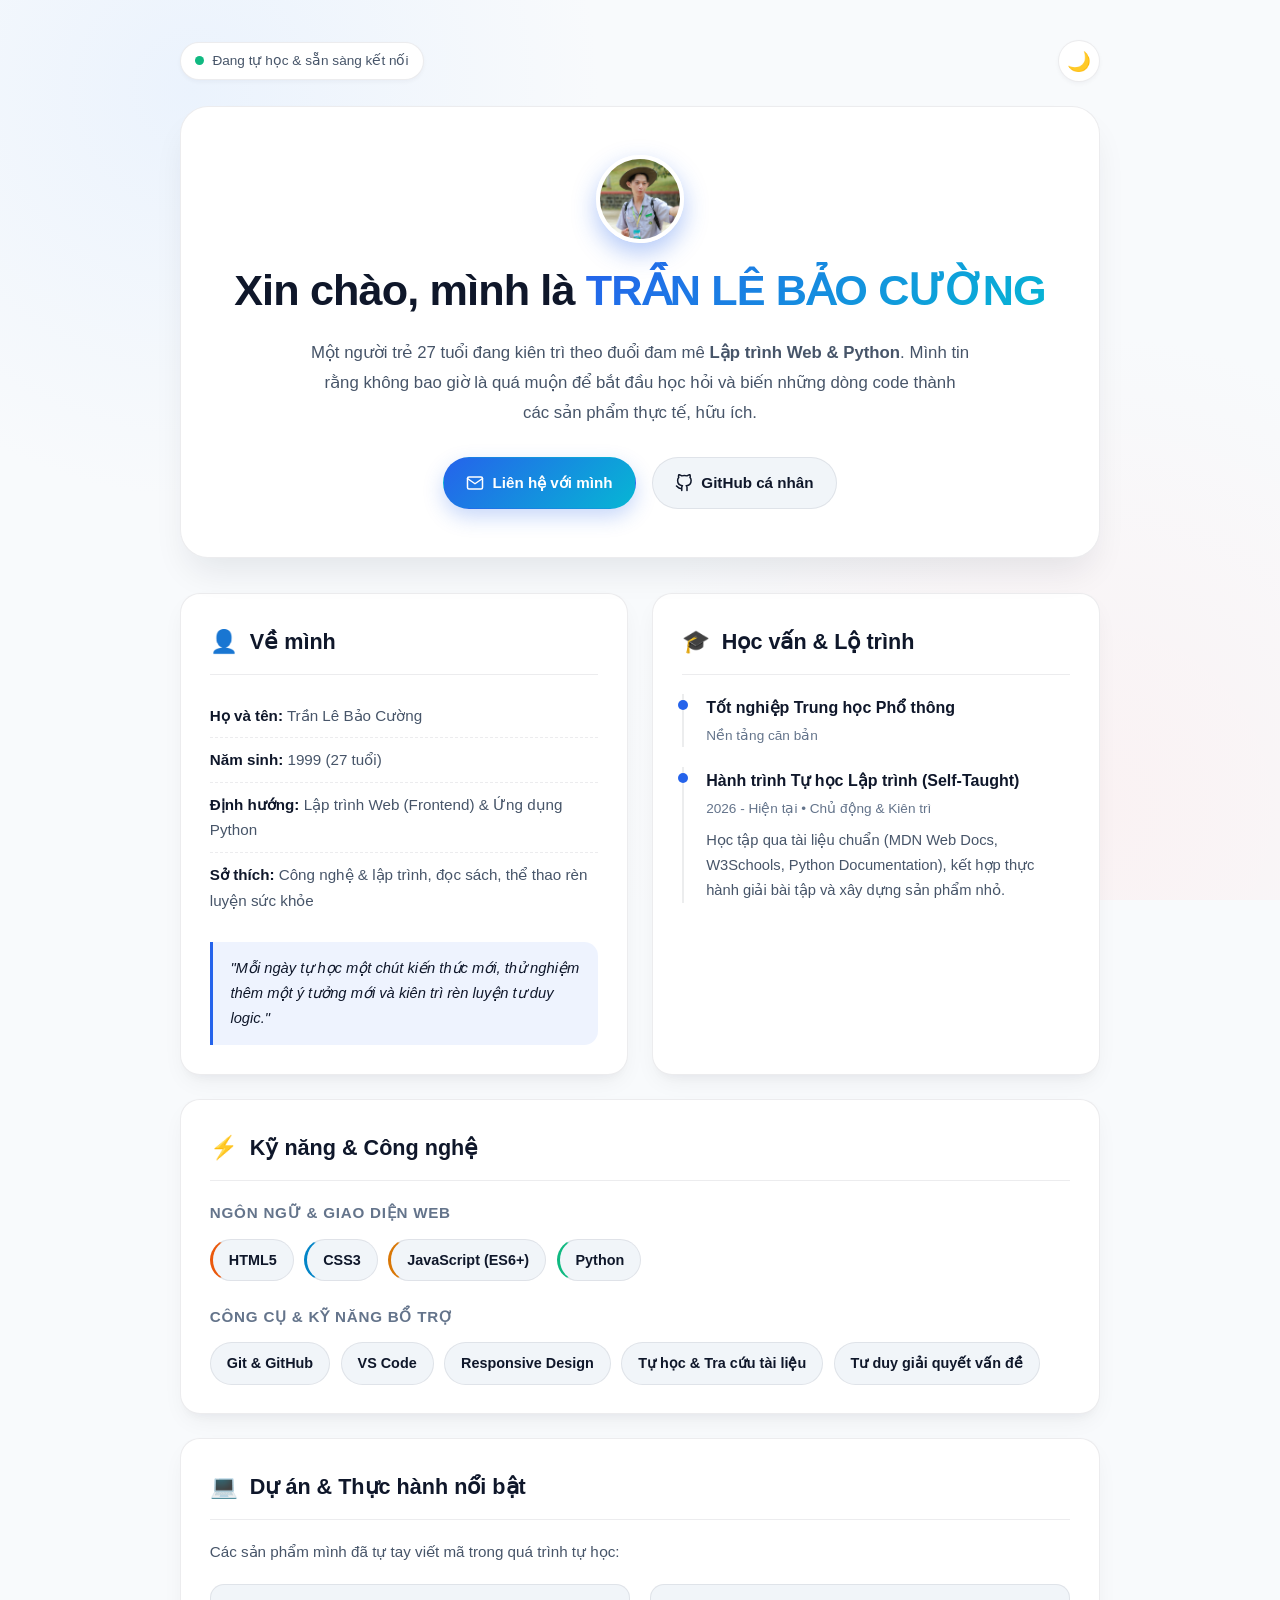
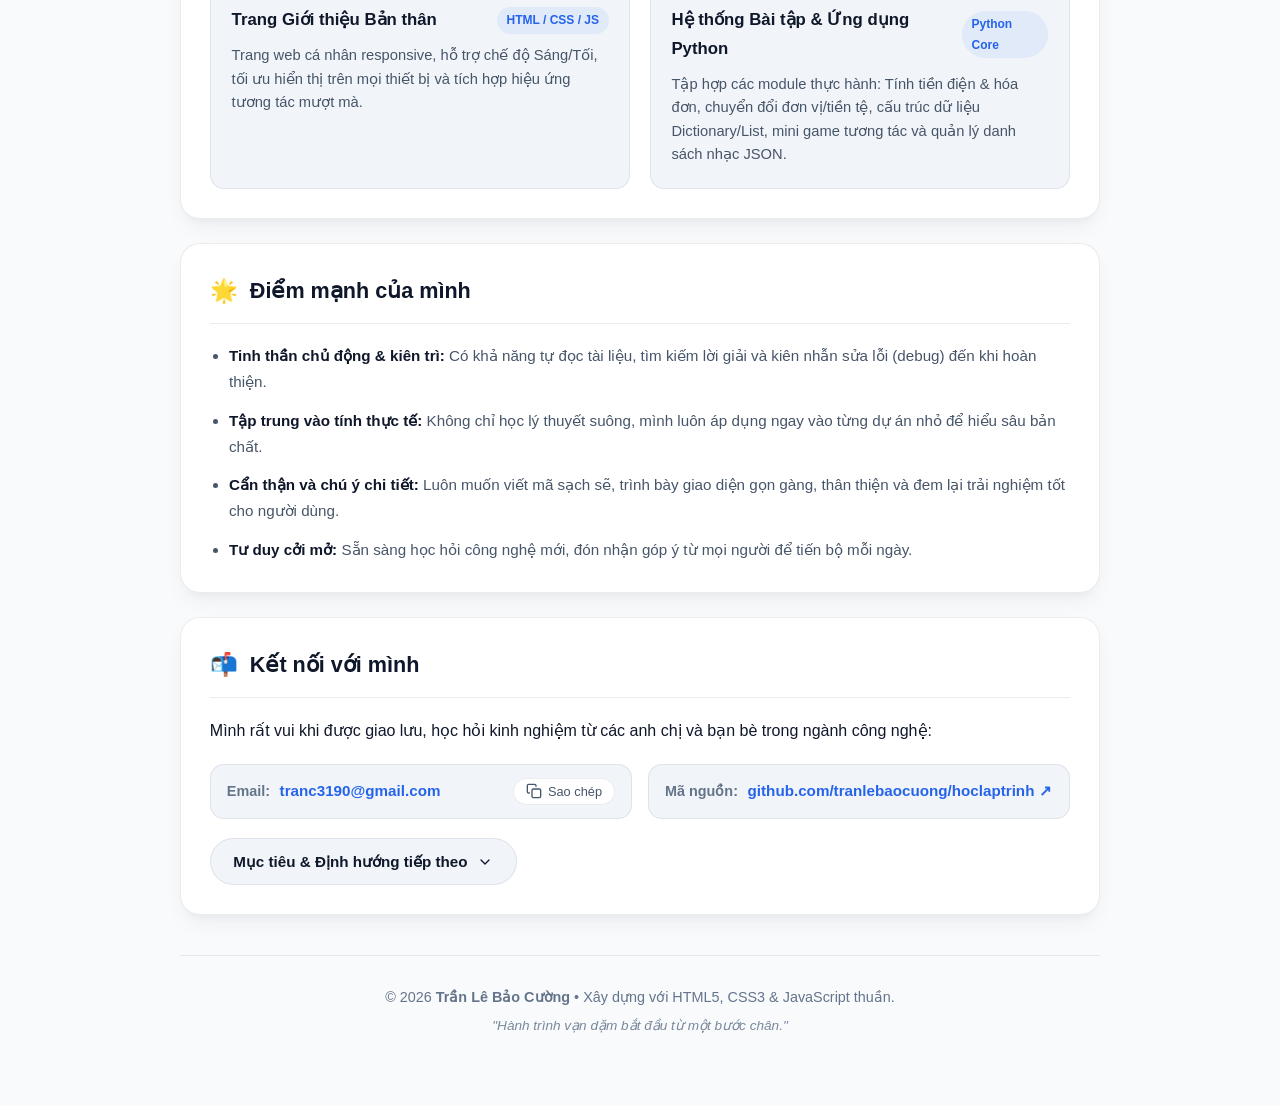
<file: tuhocHTMl/gioi-thieu.html>
<!DOCTYPE html>
<html lang="vi">
<head>
  <meta charset="UTF-8">
  <meta name="viewport" content="width=device-width, initial-scale=1.0">
  <title>Trần Lê Bảo Cường | Giới thiệu bản thân & Hành trình Tự học Lập trình</title>
  <meta name="description" content="Trang giới thiệu bản thân của Trần Lê Bảo Cường - Người tự học lập trình web & Python ở tuổi 27. Chia sẻ hành trình, kỹ năng và các dự án thực tế.">
  <link rel="stylesheet" href="gioi-thieu.css">
</head>
<body>
  <div class="page-wrapper">
    <!-- Nút đổi giao diện Sáng / Tối -->
    <div class="top-bar">
      <div class="badge-status">
        <span class="status-dot"></span>
        <span class="status-text">Đang tự học &amp; sẵn sàng kết nối</span>
      </div>
      <button class="theme-toggle" id="themeToggle" aria-label="Chuyển đổi giao diện sáng/tối" title="Chuyển chế độ Sáng / Tối">
        <span class="theme-icon" id="themeIcon">🌙</span>
      </button>
    </div>

    <!-- Header chính -->
    <header class="hero-header">
      <div class="avatar-container">
        <img src="avatar.jpg" alt="Trần Lê Bảo Cường" class="avatar-img">
      </div>
      <h1 id="greetingHeading">
        <span class="greeting-prefix">Xin chào,</span> mình là <span class="author-name">TRẦN LÊ BẢO CƯỜNG</span>
      </h1>
      <p class="hero-subtitle">
        Một người trẻ 27 tuổi đang kiên trì theo đuổi đam mê <strong>Lập trình Web &amp; Python</strong>. Mình tin rằng không bao giờ là quá muộn để bắt đầu học hỏi và biến những dòng code thành các sản phẩm thực tế, hữu ích.
      </p>
      
      <div class="header-actions">
        <a href="#contact" class="btn btn-primary">
          <svg width="18" height="18" viewBox="0 0 24 24" fill="none" stroke="currentColor" stroke-width="2" stroke-linecap="round" stroke-linejoin="round"><path d="M4 4h16c1.1 0 2 .9 2 2v12c0 1.1-.9 2-2 2H4c-1.1 0-2-.9-2-2V6c0-1.1.9-2 2-2z"></path><polyline points="22,6 12,13 2,6"></polyline></svg>
          Liên hệ với mình
        </a>
        <a href="https://github.com/tranlebaocuong/hoclaptrinh" target="_blank" rel="noopener noreferrer" class="btn btn-outline">
          <svg width="18" height="18" viewBox="0 0 24 24" fill="none" stroke="currentColor" stroke-width="2" stroke-linecap="round" stroke-linejoin="round"><path d="M9 19c-5 1.5-5-2.5-7-3m14 6v-3.87a3.37 3.37 0 0 0-.94-2.61c3.14-.35 6.44-1.54 6.44-7A5.44 5.44 0 0 0 20 4.77 5.07 5.07 0 0 0 19.91 1S18.73.65 16 2.48a13.38 13.38 0 0 0-7 0C6.27.65 5.09 1 5.09 1A5.07 5.07 0 0 0 5 4.77a5.44 5.44 0 0 0-1.5 3.78c0 5.42 3.3 6.61 6.44 7A3.37 3.37 0 0 0 9 18.13V22"></path></svg>
          GitHub cá nhân
        </a>
      </div>
    </header>

    <!-- Nội dung chính -->
    <main>
      <div class="intro-grid">
        <!-- Về mình -->
        <section class="card card-profile">
          <div class="card-header">
            <span class="card-icon">👤</span>
            <h2>Về mình</h2>
          </div>
          <ul class="info-list">
            <li><strong>Họ và tên:</strong> Trần Lê Bảo Cường</li>
            <li><strong>Năm sinh:</strong> 1999 (27 tuổi)</li>
            <li><strong>Định hướng:</strong> Lập trình Web (Frontend) &amp; Ứng dụng Python</li>
            <li><strong>Sở thích:</strong> Công nghệ &amp; lập trình, đọc sách, thể thao rèn luyện sức khỏe</li>
          </ul>
          <p class="profile-quote">
            "Mỗi ngày tự học một chút kiến thức mới, thử nghiệm thêm một ý tưởng mới và kiên trì rèn luyện tư duy logic."
          </p>
        </section>

        <!-- Học vấn & Lộ trình -->
        <section class="card card-education">
          <div class="card-header">
            <span class="card-icon">🎓</span>
            <h2>Học vấn &amp; Lộ trình</h2>
          </div>
          <div class="timeline-item">
            <h4>Tốt nghiệp Trung học Phổ thông</h4>
            <p class="timeline-meta">Nền tảng căn bản</p>
          </div>
          <div class="timeline-item">
            <h4>Hành trình Tự học Lập trình (Self-Taught)</h4>
            <p class="timeline-meta">2026 - Hiện tại • Chủ động &amp; Kiên trì</p>
            <p>Học tập qua tài liệu chuẩn (MDN Web Docs, W3Schools, Python Documentation), kết hợp thực hành giải bài tập và xây dựng sản phẩm nhỏ.</p>
          </div>
        </section>
      </div>

      <!-- Kỹ năng -->
      <section class="card skills-card">
        <div class="card-header">
          <span class="card-icon">⚡</span>
          <h2>Kỹ năng &amp; Công nghệ</h2>
        </div>
        
        <div class="skills-group">
          <h3 class="skills-category-title">Ngôn ngữ &amp; Giao diện Web</h3>
          <div class="skills">
            <span class="skill-item skill-html" title="Xây dựng cấu trúc web chuẩn Semantic">HTML5</span>
            <span class="skill-item skill-css" title="Tạo kiểu, bố cục Flexbox/Grid và Responsive">CSS3</span>
            <span class="skill-item skill-js" title="Xử lý tương tác giao diện và sự kiện DOM">JavaScript (ES6+)</span>
            <span class="skill-item skill-python" title="Xử lý dữ liệu, logic giải thuật và ứng dụng">Python</span>
          </div>
        </div>

        <div class="skills-group">
          <h3 class="skills-category-title">Công cụ &amp; Kỹ năng bổ trợ</h3>
          <div class="skills">
            <span class="skill-item">Git &amp; GitHub</span>
            <span class="skill-item">VS Code</span>
            <span class="skill-item">Responsive Design</span>
            <span class="skill-item">Tự học &amp; Tra cứu tài liệu</span>
            <span class="skill-item">Tư duy giải quyết vấn đề</span>
          </div>
        </div>
      </section>

      <!-- Các dự án & Bài tập thực hành tiêu biểu -->
      <section class="card projects-card">
        <div class="card-header">
          <span class="card-icon">💻</span>
          <h2>Dự án &amp; Thực hành nổi bật</h2>
        </div>
        <p class="section-desc">Các sản phẩm mình đã tự tay viết mã trong quá trình tự học:</p>
        
        <div class="projects-grid">
          <article class="project-box">
            <div class="project-title-row">
              <h3>Trang Giới thiệu Bản thân</h3>
              <span class="project-tag">HTML / CSS / JS</span>
            </div>
            <p>Trang web cá nhân responsive, hỗ trợ chế độ Sáng/Tối, tối ưu hiển thị trên mọi thiết bị và tích hợp hiệu ứng tương tác mượt mà.</p>
          </article>

          <article class="project-box">
            <div class="project-title-row">
              <h3>Hệ thống Bài tập &amp; Ứng dụng Python</h3>
              <span class="project-tag">Python Core</span>
            </div>
            <p>Tập hợp các module thực hành: Tính tiền điện &amp; hóa đơn, chuyển đổi đơn vị/tiền tệ, cấu trúc dữ liệu Dictionary/List, mini game tương tác và quản lý danh sách nhạc JSON.</p>
          </article>
        </div>
      </section>

      <!-- Điểm mạnh -->
      <section class="card strengths-card">
        <div class="card-header">
          <span class="card-icon">🌟</span>
          <h2>Điểm mạnh của mình</h2>
        </div>
        <ul class="strengths-list">
          <li>
            <strong>Tinh thần chủ động &amp; kiên trì:</strong> Có khả năng tự đọc tài liệu, tìm kiếm lời giải và kiên nhẫn sửa lỗi (debug) đến khi hoàn thiện.
          </li>
          <li>
            <strong>Tập trung vào tính thực tế:</strong> Không chỉ học lý thuyết suông, mình luôn áp dụng ngay vào từng dự án nhỏ để hiểu sâu bản chất.
          </li>
          <li>
            <strong>Cẩn thận và chú ý chi tiết:</strong> Luôn muốn viết mã sạch sẽ, trình bày giao diện gọn gàng, thân thiện và đem lại trải nghiệm tốt cho người dùng.
          </li>
          <li>
            <strong>Tư duy cởi mở:</strong> Sẵn sàng học hỏi công nghệ mới, đón nhận góp ý từ mọi người để tiến bộ mỗi ngày.
          </li>
        </ul>
      </section>

      <!-- Liên hệ -->
      <section class="card contact-card" id="contact">
        <div class="card-header">
          <span class="card-icon">📬</span>
          <h2>Kết nối với mình</h2>
        </div>
        <p>Mình rất vui khi được giao lưu, học hỏi kinh nghiệm từ các anh chị và bạn bè trong ngành công nghệ:</p>
        
        <div class="contact-methods">
          <div class="contact-item">
            <span class="contact-label">Email:</span>
            <a href="mailto:tranc3190@gmail.com" class="contact-value" id="emailText">tranc3190@gmail.com</a>
            <button class="copy-btn" id="copyEmailBtn" title="Sao chép địa chỉ email">
              <svg width="16" height="16" viewBox="0 0 24 24" fill="none" stroke="currentColor" stroke-width="2" stroke-linecap="round" stroke-linejoin="round"><rect x="9" y="9" width="13" height="13" rx="2" ry="2"></rect><path d="M5 15H4a2 2 0 0 1-2-2V4a2 2 0 0 1 2-2h9a2 2 0 0 1 2 2v1"></path></svg>
              <span>Sao chép</span>
            </button>
          </div>
          <div class="contact-item">
            <span class="contact-label">Mã nguồn:</span>
            <a href="https://github.com/tranlebaocuong/hoclaptrinh" target="_blank" rel="noopener noreferrer" class="contact-link">
              github.com/tranlebaocuong/hoclaptrinh ↗
            </a>
          </div>
        </div>

        <div class="contact-actions">
          <button class="action-button" id="toggleInfoBtn" aria-expanded="false">
            <span>Mục tiêu &amp; Định hướng tiếp theo</span>
            <svg class="chevron-icon" width="16" height="16" viewBox="0 0 24 24" fill="none" stroke="currentColor" stroke-width="2" stroke-linecap="round" stroke-linejoin="round"><polyline points="6 9 12 15 18 9"></polyline></svg>
          </button>
        </div>

        <div class="info-box" id="extraInfo" aria-hidden="true">
          <div class="info-content-block">
            <h4>🎯 Mục tiêu ngắn hạn:</h4>
            <p>Nắm vững JavaScript chuyên sâu, thành thạo xây dựng các giao diện web tương tác mượt mà và làm quen với một Framework hiện đại.</p>
          </div>
          <div class="info-content-block">
            <h4>🚀 Mục tiêu dài hạn:</h4>
            <p>Trở thành một lập trình viên có năng lực thực chiến vững vàng, có thể tự tay phát triển các sản phẩm web hoàn chỉnh từ giao diện đến xử lý dữ liệu backend.</p>
          </div>
          <div class="info-content-block">
            <h4>💡 Triết lý làm việc:</h4>
            <p>"Thành công là kết quả của sự chuẩn bị, làm việc chăm chỉ và không ngừng rút kinh nghiệm từ những lỗi sai."</p>
          </div>
        </div>
      </section>
    </main>

    <!-- Footer -->
    <footer>
      <p>© 2026 <strong>Trần Lê Bảo Cường</strong> • Xây dựng với HTML5, CSS3 &amp; JavaScript thuần.</p>
      <p class="footer-note">"Hành trình vạn dặm bắt đầu từ một bước chân."</p>
    </footer>
  </div>

  <!-- Thông báo Toast khi sao chép email -->
  <div class="toast" id="toast" role="alert" aria-live="polite">Đã sao chép email vào bộ nhớ tạm!</div>

  <script src="gioi-thieu.js"></script>
</body>
</html>
</file>
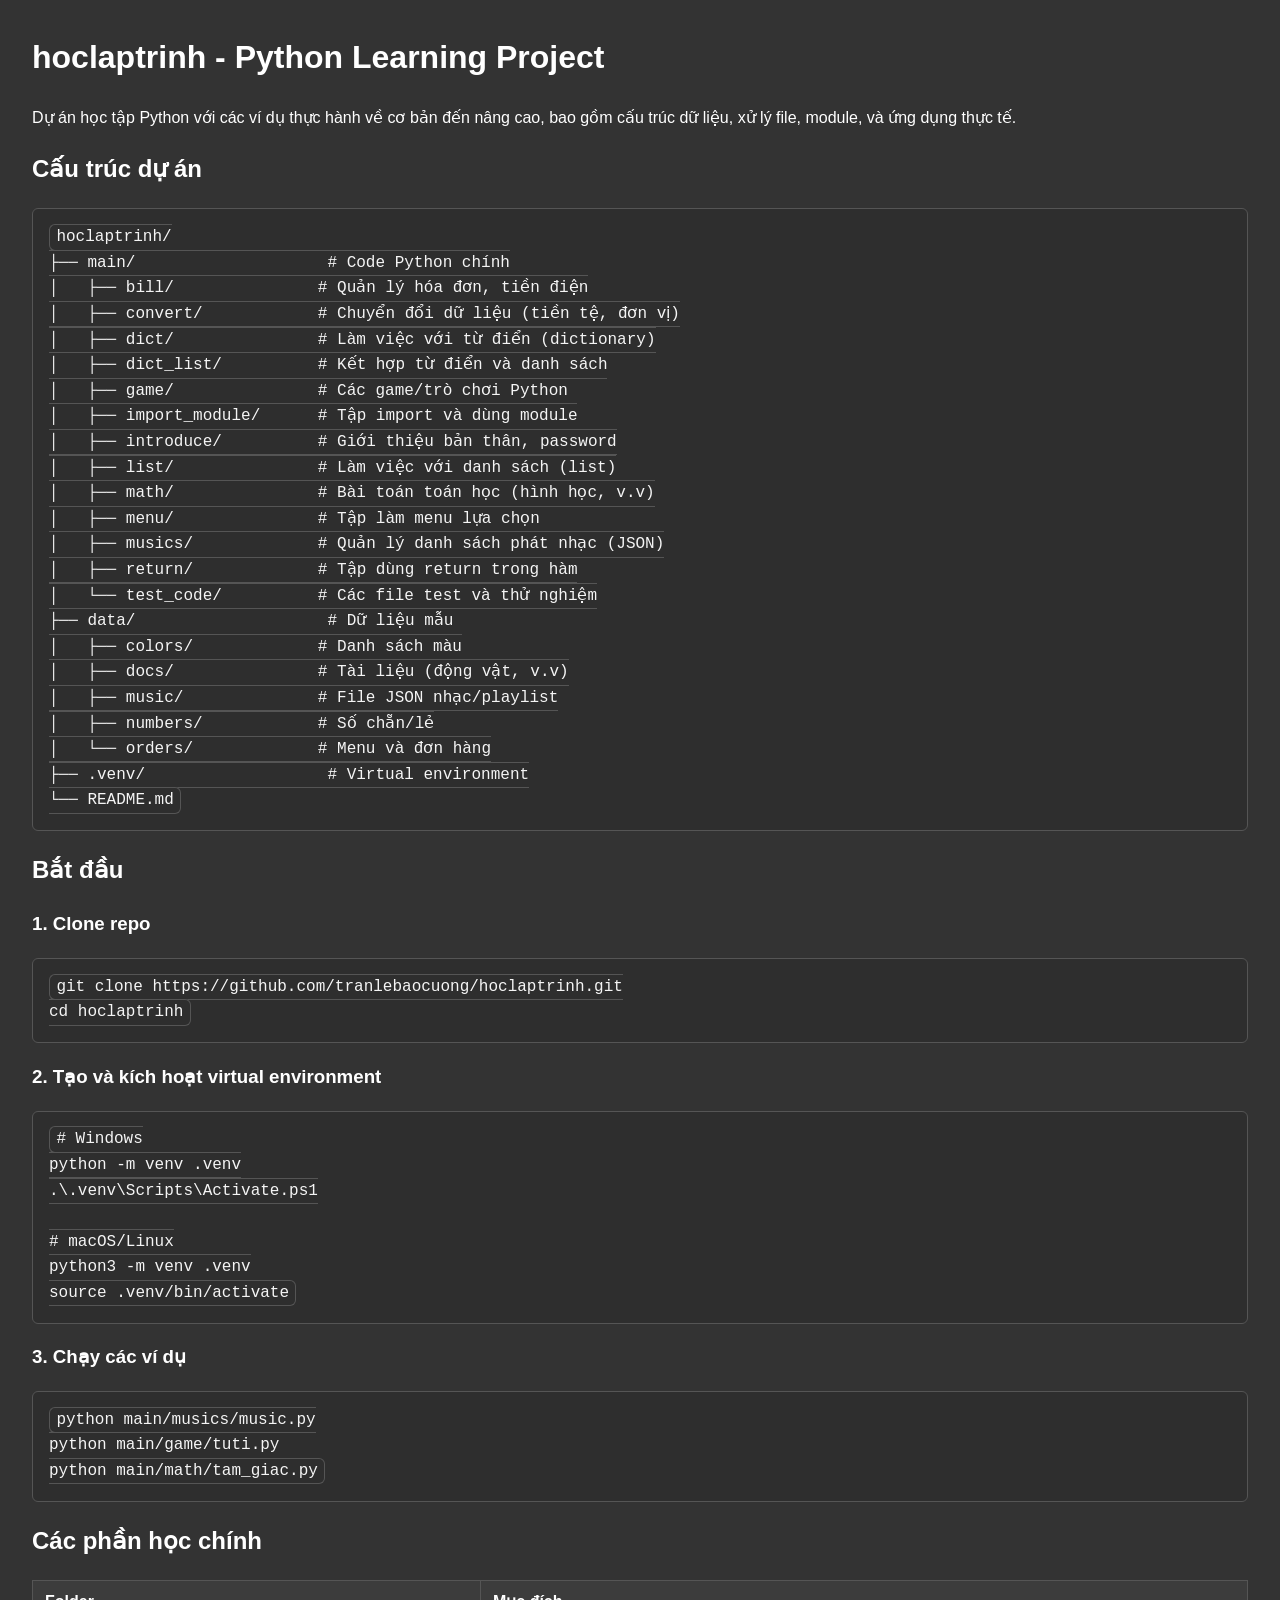
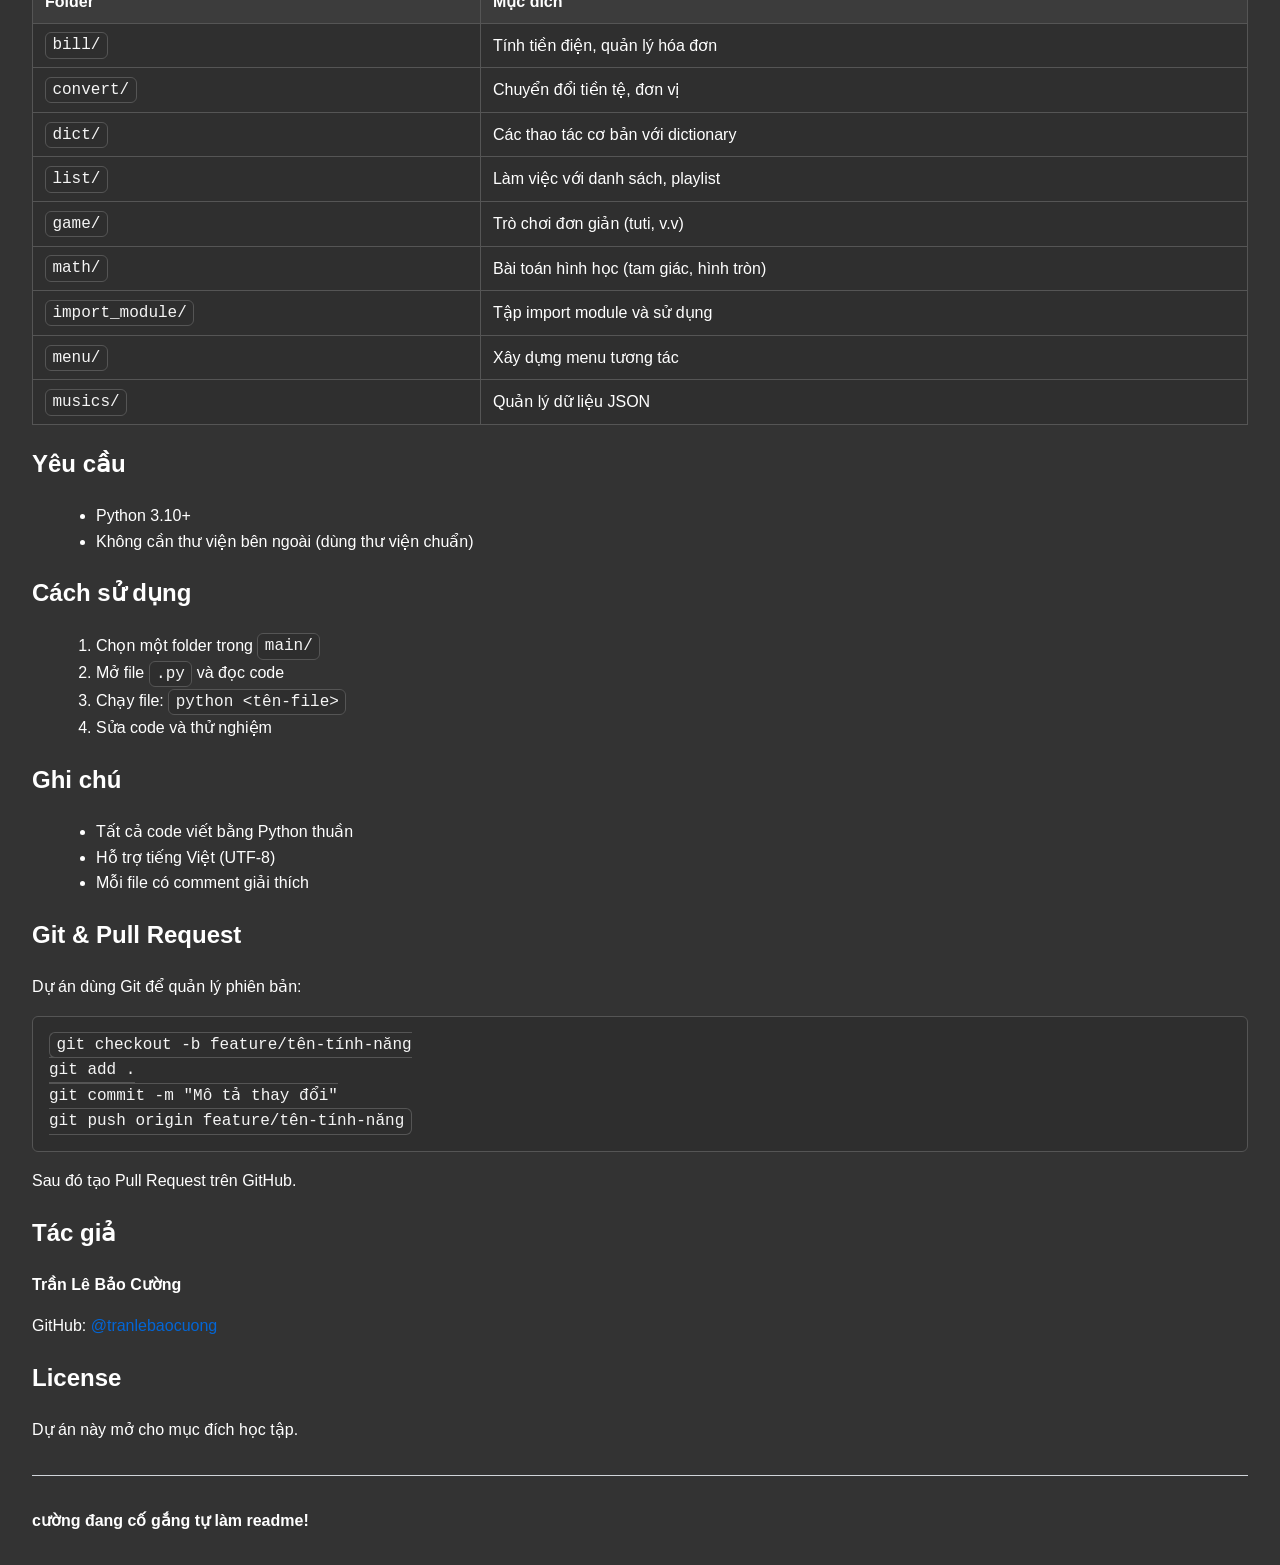
<file: tuhocHTMl/readme.html>
<!DOCTYPE html>
<html lang="vi">
<head>
  <meta charset="UTF-8">
  <meta name="viewport" content="width=device-width, initial-scale=1.0">
  <title>hoclaptrinh - Python Learning Project</title>
  <link rel="stylesheet" href="style.css">
</head>
<body>
  <h1>hoclaptrinh - Python Learning Project</h1>
  <p>Dự án học tập Python với các ví dụ thực hành về cơ bản đến nâng cao, bao gồm cấu trúc dữ liệu, xử lý file, module, và ứng dụng thực tế.</p>

  <h2>Cấu trúc dự án</h2>
  <pre><code>hoclaptrinh/
├── main/                    # Code Python chính
│   ├── bill/               # Quản lý hóa đơn, tiền điện
│   ├── convert/            # Chuyển đổi dữ liệu (tiền tệ, đơn vị)
│   ├── dict/               # Làm việc với từ điển (dictionary)
│   ├── dict_list/          # Kết hợp từ điển và danh sách
│   ├── game/               # Các game/trò chơi Python
│   ├── import_module/      # Tập import và dùng module
│   ├── introduce/          # Giới thiệu bản thân, password
│   ├── list/               # Làm việc với danh sách (list)
│   ├── math/               # Bài toán toán học (hình học, v.v)
│   ├── menu/               # Tập làm menu lựa chọn
│   ├── musics/             # Quản lý danh sách phát nhạc (JSON)
│   ├── return/             # Tập dùng return trong hàm
│   └── test_code/          # Các file test và thử nghiệm
├── data/                    # Dữ liệu mẫu
│   ├── colors/             # Danh sách màu
│   ├── docs/               # Tài liệu (động vật, v.v)
│   ├── music/              # File JSON nhạc/playlist
│   ├── numbers/            # Số chẵn/lẻ
│   └── orders/             # Menu và đơn hàng
├── .venv/                   # Virtual environment
└── README.md
</code></pre>

  <h2>Bắt đầu</h2>
  <h3>1. Clone repo</h3>
  <pre><code>git clone https://github.com/tranlebaocuong/hoclaptrinh.git
cd hoclaptrinh
</code></pre>

  <h3>2. Tạo và kích hoạt virtual environment</h3>
  <pre><code># Windows
python -m venv .venv
.\.venv\Scripts\Activate.ps1

# macOS/Linux
python3 -m venv .venv
source .venv/bin/activate
</code></pre>

  <h3>3. Chạy các ví dụ</h3>
  <pre><code>python main/musics/music.py
python main/game/tuti.py
python main/math/tam_giac.py
</code></pre>

  <h2>Các phần học chính</h2>
  <table>
    <thead>
      <tr>
        <th>Folder</th>
        <th>Mục đích</th>
      </tr>
    </thead>
    <tbody>
      <tr><td><code>bill/</code></td><td>Tính tiền điện, quản lý hóa đơn</td></tr>
      <tr><td><code>convert/</code></td><td>Chuyển đổi tiền tệ, đơn vị</td></tr>
      <tr><td><code>dict/</code></td><td>Các thao tác cơ bản với dictionary</td></tr>
      <tr><td><code>list/</code></td><td>Làm việc với danh sách, playlist</td></tr>
      <tr><td><code>game/</code></td><td>Trò chơi đơn giản (tuti, v.v)</td></tr>
      <tr><td><code>math/</code></td><td>Bài toán hình học (tam giác, hình tròn)</td></tr>
      <tr><td><code>import_module/</code></td><td>Tập import module và sử dụng</td></tr>
      <tr><td><code>menu/</code></td><td>Xây dựng menu tương tác</td></tr>
      <tr><td><code>musics/</code></td><td>Quản lý dữ liệu JSON</td></tr>
    </tbody>
  </table>

  <h2>Yêu cầu</h2>
  <ul>
    <li>Python 3.10+</li>
    <li>Không cần thư viện bên ngoài (dùng thư viện chuẩn)</li>
  </ul>

  <h2>Cách sử dụng</h2>
  <ol>
    <li>Chọn một folder trong <code>main/</code></li>
    <li>Mở file <code>.py</code> và đọc code</li>
    <li>Chạy file: <code>python &lt;tên-file&gt;</code></li>
    <li>Sửa code và thử nghiệm</li>
  </ol>

  <h2>Ghi chú</h2>
  <ul>
    <li>Tất cả code viết bằng Python thuần</li>
    <li>Hỗ trợ tiếng Việt (UTF-8)</li>
    <li>Mỗi file có comment giải thích</li>
  </ul>

  <h2>Git &amp; Pull Request</h2>
  <p>Dự án dùng Git để quản lý phiên bản:</p>
  <pre><code>git checkout -b feature/tên-tính-năng
git add .
git commit -m "Mô tả thay đổi"
git push origin feature/tên-tính-năng
</code></pre>
  <p>Sau đó tạo Pull Request trên GitHub.</p>

  <h2>Tác giả</h2>
  <p><strong>Trần Lê Bảo Cường</strong></p>
  <p>GitHub: <a href="https://github.com/tranlebaocuong">@tranlebaocuong</a></p>

  <h2>License</h2>
  <p>Dự án này mở cho mục đích học tập.</p>

  <hr>
  <p><strong>cường đang cố gắng tự làm readme!</strong></p>
</body>
</html>
</file>
<file: tuhocHTMl/gioi-thieu.css>
:root {
  --font-main: -apple-system, BlinkMacSystemFont, "Segoe UI", Roboto, "Helvetica Neue", Arial, sans-serif;
  
  /* Light Theme */
  --bg-page: #f8fafc;
  --bg-gradient-1: rgba(219, 234, 254, 0.45);
  --bg-gradient-2: rgba(254, 226, 226, 0.35);
  --bg-card: #ffffff;
  --bg-card-subtle: #f1f5f9;
  
  --text-main: #0f172a;
  --text-secondary: #475569;
  --text-muted: #64748b;
  
  --border-card: rgba(15, 23, 42, 0.08);
  --border-focus: rgba(37, 99, 235, 0.3);
  
  --primary: #2563eb;
  --primary-hover: #1d4ed8;
  --primary-light: rgba(37, 99, 235, 0.08);
  --primary-gradient: linear-gradient(135deg, #2563eb 0%, #06b6d4 100%);
  
  --shadow-sm: 0 2px 4px rgba(15, 23, 42, 0.04);
  --shadow-md: 0 10px 25px -5px rgba(15, 23, 42, 0.06), 0 8px 10px -6px rgba(15, 23, 42, 0.04);
  --shadow-lg: 0 20px 35px -8px rgba(15, 23, 42, 0.09);
  
  --radius-lg: 20px;
  --radius-md: 14px;
  --radius-full: 9999px;
  --transition-normal: all 0.25s cubic-bezier(0.16, 1, 0.3, 1);
}

[data-theme="dark"] {
  --bg-page: #0b0f19;
  --bg-gradient-1: rgba(30, 58, 138, 0.25);
  --bg-gradient-2: rgba(88, 28, 135, 0.2);
  --bg-card: #131b2e;
  --bg-card-subtle: #1a243c;
  
  --text-main: #f8fafc;
  --text-secondary: #cbd5e1;
  --text-muted: #94a3b8;
  
  --border-card: rgba(255, 255, 255, 0.08);
  --border-focus: rgba(96, 165, 250, 0.4);
  
  --primary: #3b82f6;
  --primary-hover: #60a5fa;
  --primary-light: rgba(59, 130, 246, 0.15);
  --primary-gradient: linear-gradient(135deg, #3b82f6 0%, #22d3ee 100%);
  
  --shadow-sm: 0 2px 4px rgba(0, 0, 0, 0.3);
  --shadow-md: 0 12px 30px rgba(0, 0, 0, 0.4);
  --shadow-lg: 0 22px 40px rgba(0, 0, 0, 0.55);
}

* {
  box-sizing: border-box;
}

html {
  scroll-behavior: smooth;
}

body {
  margin: 0;
  padding: 0;
  font-family: var(--font-main);
  background-color: var(--bg-page);
  background-image: 
    radial-gradient(circle at 15% 10%, var(--bg-gradient-1), transparent 30%),
    radial-gradient(circle at 85% 90%, var(--bg-gradient-2), transparent 35%);
  background-attachment: fixed;
  color: var(--text-main);
  line-height: 1.7;
  transition: background-color 0.3s ease, color 0.3s ease;
  min-height: 100vh;
}

/* Page Wrapper */
.page-wrapper {
  max-width: 960px;
  margin: 0 auto;
  padding: 2.5rem 1.25rem 4rem;
}

/* Top bar (Status & Theme Switcher) */
.top-bar {
  display: flex;
  justify-content: space-between;
  align-items: center;
  margin-bottom: 1.5rem;
}

.badge-status {
  display: inline-flex;
  align-items: center;
  gap: 0.5rem;
  background: var(--bg-card);
  padding: 0.4rem 0.9rem;
  border-radius: var(--radius-full);
  border: 1px solid var(--border-card);
  box-shadow: var(--shadow-sm);
  font-size: 0.85rem;
  font-weight: 500;
  color: var(--text-secondary);
}

.status-dot {
  width: 9px;
  height: 9px;
  background-color: #10b981;
  border-radius: 50%;
  box-shadow: 0 0 0 0 rgba(16, 185, 129, 0.7);
  animation: pulse-dot 2s infinite;
}

@keyframes pulse-dot {
  0% {
    box-shadow: 0 0 0 0 rgba(16, 185, 129, 0.7);
  }
  70% {
    box-shadow: 0 0 0 6px rgba(16, 185, 129, 0);
  }
  100% {
    box-shadow: 0 0 0 0 rgba(16, 185, 129, 0);
  }
}

.theme-toggle {
  background: var(--bg-card);
  border: 1px solid var(--border-card);
  color: var(--text-main);
  width: 42px;
  height: 42px;
  border-radius: 50%;
  display: flex;
  align-items: center;
  justify-content: center;
  cursor: pointer;
  box-shadow: var(--shadow-sm);
  transition: var(--transition-normal);
  font-size: 1.2rem;
}

.theme-toggle:hover {
  transform: translateY(-2px);
  box-shadow: var(--shadow-md);
  border-color: var(--border-focus);
}

/* Hero Header */
.hero-header {
  text-align: center;
  padding: 3rem 1.5rem;
  margin-bottom: 2.2rem;
  border-radius: 28px;
  background: var(--bg-card);
  border: 1px solid var(--border-card);
  box-shadow: var(--shadow-lg);
  position: relative;
  overflow: hidden;
  backdrop-filter: blur(8px);
}

.avatar-container {
  display: flex;
  justify-content: center;
  margin-bottom: 1.2rem;
}

.avatar-badge,
.avatar-img {
  width: 88px;
  height: 88px;
  border-radius: 50%;
  object-fit: cover;
  object-position: 48% 18%;
  box-shadow: 0 10px 25px rgba(37, 99, 235, 0.35);
  border: 4px solid var(--bg-card);
  transition: transform 0.3s cubic-bezier(0.16, 1, 0.3, 1);
}

.avatar-badge {
  background: var(--primary-gradient);
  color: #ffffff;
  display: flex;
  align-items: center;
  justify-content: center;
  font-size: 1.8rem;
  font-weight: 700;
  letter-spacing: 1px;
}

.avatar-img:hover {
  transform: scale(1.08);
}

.hero-header h1 {
  margin: 0;
  font-size: clamp(1.8rem, 3.5vw, 2.7rem);
  font-weight: 800;
  letter-spacing: -0.02em;
  color: var(--text-main);
  line-height: 1.3;
}

.greeting-prefix {
  display: inline-block;
  transition: opacity 0.3s ease, transform 0.3s ease;
}

.author-name {
  background: var(--primary-gradient);
  -webkit-background-clip: text;
  -webkit-text-fill-color: transparent;
  display: inline-block;
}

.hero-subtitle {
  margin: 1.2rem auto 1.8rem;
  max-width: 660px;
  color: var(--text-secondary);
  font-size: 1.05rem;
  line-height: 1.8;
}

.header-actions {
  display: flex;
  gap: 1rem;
  justify-content: center;
  flex-wrap: wrap;
}

.btn {
  display: inline-flex;
  align-items: center;
  gap: 0.5rem;
  padding: 0.75rem 1.4rem;
  border-radius: var(--radius-full);
  font-size: 0.95rem;
  font-weight: 600;
  text-decoration: none;
  cursor: pointer;
  transition: var(--transition-normal);
  border: 1px solid transparent;
}

.btn-primary {
  background: var(--primary-gradient);
  color: #ffffff;
  box-shadow: 0 8px 20px rgba(37, 99, 235, 0.25);
}

.btn-primary:hover {
  transform: translateY(-2px);
  box-shadow: 0 12px 26px rgba(37, 99, 235, 0.35);
}

.btn-outline {
  background: var(--bg-card-subtle);
  color: var(--text-main);
  border-color: var(--border-card);
}

.btn-outline:hover {
  background: var(--primary-light);
  color: var(--primary);
  border-color: var(--primary);
  transform: translateY(-2px);
}

/* Card Styles */
.card {
  background: var(--bg-card);
  border: 1px solid var(--border-card);
  border-radius: var(--radius-lg);
  padding: 1.8rem;
  margin-bottom: 1.5rem;
  box-shadow: var(--shadow-md);
  transition: var(--transition-normal);
}

.card:hover {
  border-color: var(--border-focus);
  box-shadow: var(--shadow-lg);
}

.card-header {
  display: flex;
  align-items: center;
  gap: 0.75rem;
  margin-bottom: 1.2rem;
  border-bottom: 1px solid var(--border-card);
  padding-bottom: 0.8rem;
}

.card-icon {
  font-size: 1.4rem;
}

.card h2 {
  margin: 0;
  font-size: 1.35rem;
  font-weight: 700;
  color: var(--text-main);
}

/* Intro Grid */
.intro-grid {
  display: grid;
  gap: 1.5rem;
  grid-template-columns: repeat(auto-fit, minmax(280px, 1fr));
  margin-bottom: 1.5rem;
}

.intro-grid .card {
  margin-bottom: 0;
}

/* Info List */
.info-list {
  list-style: none;
  padding: 0;
  margin: 0 0 1.2rem 0;
}

.info-list li {
  padding: 0.55rem 0;
  border-bottom: 1px dashed var(--border-card);
  color: var(--text-secondary);
  font-size: 0.95rem;
}

.info-list li:last-child {
  border-bottom: none;
}

.info-list strong {
  color: var(--text-main);
  font-weight: 600;
}

.profile-quote {
  margin: 0;
  padding: 0.9rem 1.1rem;
  background: var(--primary-light);
  border-left: 3px solid var(--primary);
  border-radius: 0 var(--radius-md) var(--radius-md) 0;
  color: var(--text-main);
  font-style: italic;
  font-size: 0.92rem;
}

/* Timeline */
.timeline-item {
  position: relative;
  padding-left: 1.4rem;
  border-left: 2px solid var(--border-card);
  margin-bottom: 1.2rem;
}

.timeline-item::before {
  content: "";
  position: absolute;
  left: -6px;
  top: 6px;
  width: 10px;
  height: 10px;
  border-radius: 50%;
  background: var(--primary);
}

.timeline-item:last-child {
  margin-bottom: 0;
}

.timeline-item h4 {
  margin: 0;
  font-size: 1rem;
  font-weight: 600;
  color: var(--text-main);
}

.timeline-meta {
  margin: 0.2rem 0 0.5rem;
  font-size: 0.85rem;
  color: var(--text-muted);
}

.timeline-item p:not(.timeline-meta) {
  margin: 0;
  font-size: 0.92rem;
  color: var(--text-secondary);
}

/* Skills */
.skills-group {
  margin-bottom: 1.4rem;
}

.skills-group:last-child {
  margin-bottom: 0;
}

.skills-category-title {
  margin: 0 0 0.8rem 0;
  font-size: 0.95rem;
  text-transform: uppercase;
  letter-spacing: 0.05em;
  color: var(--text-muted);
  font-weight: 600;
}

.skills {
  display: flex;
  flex-wrap: wrap;
  gap: 0.65rem;
}

.skill-item {
  background: var(--bg-card-subtle);
  border: 1px solid var(--border-card);
  border-radius: var(--radius-full);
  padding: 0.5rem 1rem;
  font-size: 0.9rem;
  font-weight: 600;
  color: var(--text-main);
  transition: var(--transition-normal);
  display: inline-flex;
  align-items: center;
}

.skill-item:hover {
  transform: translateY(-2px);
  border-color: var(--primary);
  color: var(--primary);
  background: var(--primary-light);
}

.skill-html { border-left: 3px solid #ea580c; }
.skill-css { border-left: 3px solid #0284c7; }
.skill-js { border-left: 3px solid #d97706; }
.skill-python { border-left: 3px solid #10b981; }

/* Projects Grid */
.section-desc {
  margin: 0 0 1.2rem;
  color: var(--text-secondary);
  font-size: 0.95rem;
}

.projects-grid {
  display: grid;
  gap: 1.2rem;
  grid-template-columns: repeat(auto-fit, minmax(280px, 1fr));
}

.project-box {
  background: var(--bg-card-subtle);
  border: 1px solid var(--border-card);
  border-radius: var(--radius-md);
  padding: 1.3rem;
  transition: var(--transition-normal);
}

.project-box:hover {
  transform: translateY(-3px);
  border-color: var(--border-focus);
}

.project-title-row {
  display: flex;
  justify-content: space-between;
  align-items: center;
  gap: 0.5rem;
  margin-bottom: 0.6rem;
}

.project-box h3 {
  margin: 0;
  font-size: 1.05rem;
  font-weight: 700;
  color: var(--text-main);
}

.project-tag {
  font-size: 0.75rem;
  font-weight: 700;
  padding: 0.2rem 0.6rem;
  border-radius: var(--radius-full);
  background: var(--primary-light);
  color: var(--primary);
}

.project-box p {
  margin: 0;
  font-size: 0.92rem;
  color: var(--text-secondary);
  line-height: 1.6;
}

/* Strengths List */
.strengths-list {
  padding-left: 1.2rem;
  margin: 0;
}

.strengths-list li {
  margin-bottom: 0.8rem;
  color: var(--text-secondary);
  font-size: 0.95rem;
}

.strengths-list li:last-child {
  margin-bottom: 0;
}

.strengths-list strong {
  color: var(--text-main);
}

/* Contact Section */
.contact-methods {
  display: grid;
  gap: 1rem;
  grid-template-columns: repeat(auto-fit, minmax(260px, 1fr));
  margin: 1.2rem 0;
}

.contact-item {
  display: flex;
  align-items: center;
  flex-wrap: wrap;
  gap: 0.6rem;
  background: var(--bg-card-subtle);
  padding: 0.8rem 1rem;
  border-radius: var(--radius-md);
  border: 1px solid var(--border-card);
}

.contact-label {
  font-weight: 600;
  color: var(--text-muted);
  font-size: 0.9rem;
}

.contact-value, .contact-link {
  color: var(--primary);
  text-decoration: none;
  font-weight: 600;
  font-size: 0.95rem;
}

.contact-link:hover {
  text-decoration: underline;
}

.copy-btn {
  background: var(--bg-card);
  border: 1px solid var(--border-card);
  border-radius: var(--radius-full);
  padding: 0.3rem 0.75rem;
  font-size: 0.8rem;
  color: var(--text-secondary);
  cursor: pointer;
  display: inline-flex;
  align-items: center;
  gap: 0.35rem;
  transition: var(--transition-normal);
  margin-left: auto;
}

.copy-btn:hover {
  background: var(--primary);
  color: #fff;
  border-color: var(--primary);
}

.contact-actions {
  margin-top: 1.2rem;
}

.action-button {
  display: inline-flex;
  align-items: center;
  gap: 0.6rem;
  padding: 0.85rem 1.4rem;
  border: 1px solid var(--border-card);
  border-radius: var(--radius-full);
  background: var(--bg-card-subtle);
  color: var(--text-main);
  font-size: 0.95rem;
  font-weight: 600;
  cursor: pointer;
  transition: var(--transition-normal);
}

.action-button:hover {
  background: var(--primary-light);
  color: var(--primary);
  border-color: var(--primary);
}

.chevron-icon {
  transition: transform 0.25s ease;
}

.action-button[aria-expanded="true"] .chevron-icon {
  transform: rotate(180deg);
}

/* Extra Info Box */
.info-box {
  background: var(--bg-card-subtle);
  border: 1px solid var(--border-card);
  border-radius: var(--radius-md);
  padding: 1.4rem;
  margin-top: 1.2rem;
  display: none;
}

.info-box.is-open {
  display: block;
  animation: slideDown 0.3s cubic-bezier(0.16, 1, 0.3, 1);
}

@keyframes slideDown {
  from {
    opacity: 0;
    transform: translateY(-10px);
  }
  to {
    opacity: 1;
    transform: translateY(0);
  }
}

.info-content-block {
  margin-bottom: 1rem;
}

.info-content-block:last-child {
  margin-bottom: 0;
}

.info-content-block h4 {
  margin: 0 0 0.3rem 0;
  font-size: 0.95rem;
  color: var(--primary);
}

.info-content-block p {
  margin: 0;
  font-size: 0.92rem;
  color: var(--text-secondary);
}

/* Footer */
footer {
  text-align: center;
  margin-top: 2.5rem;
  padding-top: 1.5rem;
  border-top: 1px solid var(--border-card);
  color: var(--text-muted);
  font-size: 0.9rem;
}

footer p {
  margin: 0.3rem 0;
}

.footer-note {
  font-style: italic;
  font-size: 0.85rem;
  opacity: 0.85;
}

/* Toast Message */
.toast {
  position: fixed;
  bottom: 2rem;
  right: 2rem;
  background: #1e293b;
  color: #f8fafc;
  padding: 0.8rem 1.4rem;
  border-radius: var(--radius-full);
  box-shadow: 0 10px 30px rgba(0, 0, 0, 0.25);
  font-size: 0.9rem;
  font-weight: 500;
  z-index: 1000;
  opacity: 0;
  transform: translateY(20px);
  pointer-events: none;
  transition: opacity 0.3s ease, transform 0.3s ease;
}

.toast.show {
  opacity: 1;
  transform: translateY(0);
}

/* Responsive adjustments */
@media (max-width: 640px) {
  .page-wrapper {
    padding: 1.5rem 1rem 3rem;
  }

  .hero-header {
    padding: 2.2rem 1.2rem;
    border-radius: 20px;
  }

  .header-actions {
    flex-direction: column;
  }

  .btn {
    width: 100%;
    justify-content: center;
  }

  .card {
    padding: 1.4rem 1.2rem;
  }

  .toast {
    right: 1rem;
    left: 1rem;
    text-align: center;
    bottom: 1.5rem;
  }
}
</file>
<file: tuhocHTMl/style.css>
body {
  font-family: "Segoe UI", Tahoma, Geneva, Verdana, sans-serif;
  line-height: 1.6;
  margin: 2rem;
  color: #fff;
  background: #333;
}

h1, h2, h3 {
  color: #fff;
}

pre, code {
  font-family: Consolas, "Liberation Mono", Menlo, Courier, monospace;
  background: #2e2e2e;
  color: #f5f5f5;
  border: 1px solid #555;
  border-radius: 6px;
}

pre {
  padding: 1rem;
  overflow-x: auto;
}

code {
  padding: 0.2rem 0.4rem;
}

table {
  border-collapse: collapse;
  margin-top: 1rem;
  width: 100%;
  background: #2f2f2f;
}

th, td {
  border: 1px solid #555;
  padding: 0.5rem 0.75rem;
  text-align: left;
  color: #fff;
}

th {
  background: #3c3c3c;
}

td {
  background: #2f2f2f;
}

ul, ol {
  margin-left: 1.5rem;
}

a {
  color: #0366d6;
  text-decoration: none;
}

a:hover {
  text-decoration: underline;
}

hr {
  border: none;
  border-top: 1px solid #d1d5da;
  margin: 2rem 0;
}
</file>
